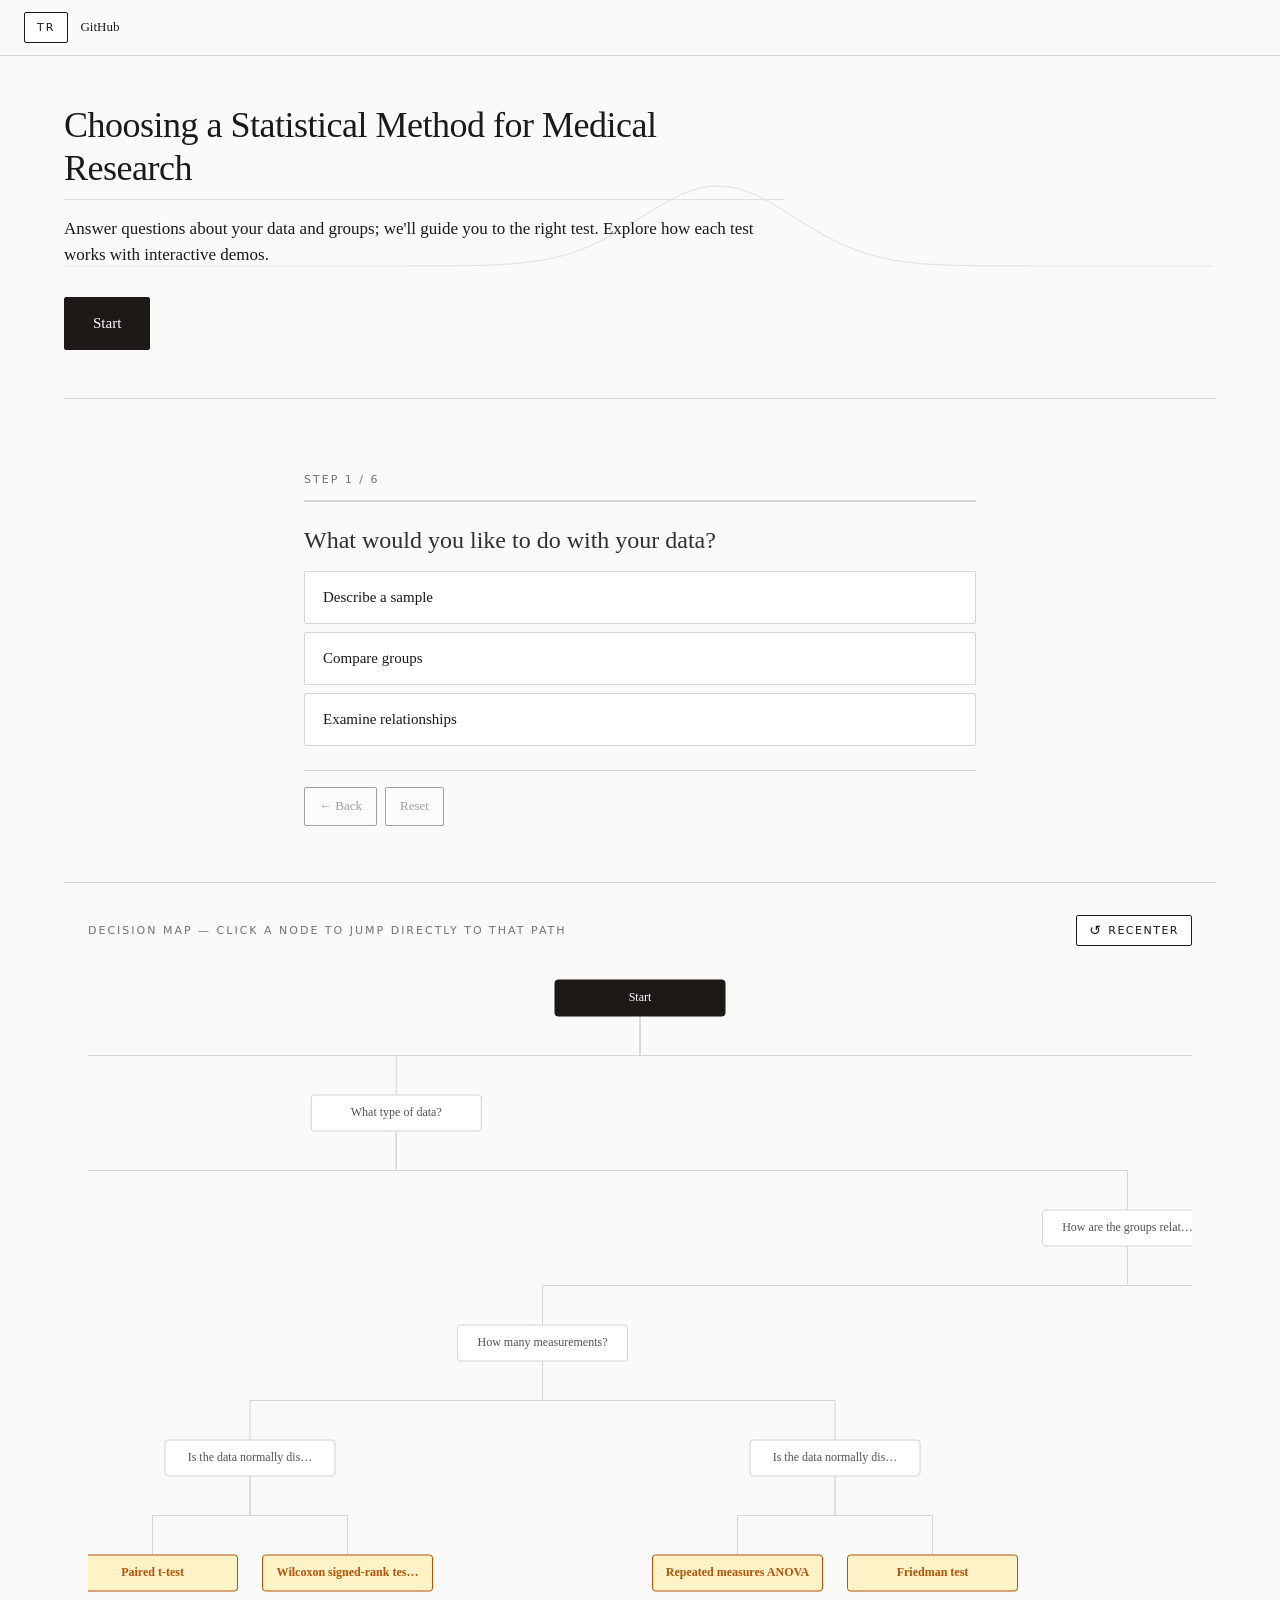
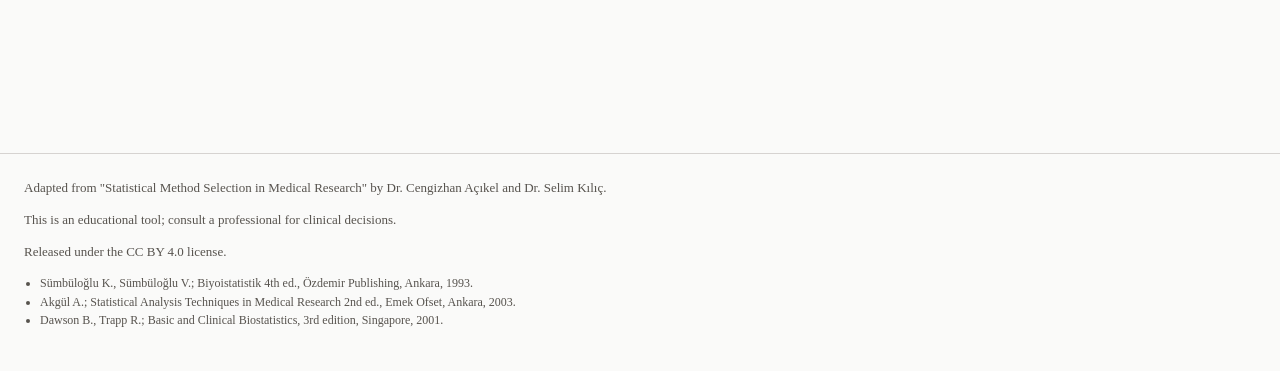
<file: index.html>
<!DOCTYPE html>
<html xmlns="http://www.w3.org/1999/xhtml" lang="tr" xml:lang="tr"><head>

<meta charset="utf-8">
<meta name="generator" content="quarto-1.9.37">

<meta name="viewport" content="width=device-width, initial-scale=1.0, user-scalable=yes">

<meta name="description" content="Tıbbi araştırmalarda istatistiksel yöntem seçimi — interaktif rehber">

<title>İstatistiksel Yöntem Seçimi</title>
<style>
/* Default styles provided by pandoc.
** See https://pandoc.org/MANUAL.html#variables-for-html for config info.
*/
code{white-space: pre-wrap;}
span.smallcaps{font-variant: small-caps;}
div.columns{display: flex; gap: min(4vw, 1.5em);}
div.column{flex: auto; overflow-x: auto;}
div.hanging-indent{margin-left: 1.5em; text-indent: -1.5em;}
ul.task-list{list-style: none;}
ul.task-list li input[type="checkbox"] {
  width: 0.8em;
  margin: 0 0.8em 0.2em -1em; /* quarto-specific, see https://github.com/quarto-dev/quarto-cli/issues/4556 */ 
  vertical-align: middle;
}
</style>


<script src="site_libs/quarto-nav/quarto-nav.js"></script>
<script src="site_libs/clipboard/clipboard.min.js"></script>
<script src="site_libs/quarto-html/quarto.js" type="module"></script>
<script src="site_libs/quarto-html/tabsets/tabsets.js" type="module"></script>
<script src="site_libs/quarto-html/popper.min.js"></script>
<script src="site_libs/quarto-html/tippy.umd.min.js"></script>
<link href="site_libs/quarto-html/tippy.css" rel="stylesheet">
<link href="site_libs/quarto-html/quarto-syntax-highlighting-7f8f88aac4f3542376d5c11b86a4c14d.css" rel="stylesheet" id="quarto-text-highlighting-styles">
<script src="site_libs/bootstrap/bootstrap.min.js"></script>
<link href="site_libs/bootstrap/bootstrap-icons.css" rel="stylesheet">
<link href="site_libs/bootstrap/bootstrap-b87446ecb6c0226acb845f53c3b234a0.min.css" rel="stylesheet" append-hash="true" id="quarto-bootstrap" data-mode="light">
<script id="quarto-search-options" type="application/json">{
  "language": {
    "search-no-results-text": "Sonuç yok",
    "search-matching-documents-text": "eşleşen belgeler",
    "search-copy-link-title": "Aramak için bağlantıyı kopyalayın",
    "search-hide-matches-text": "Ek eşleşmeleri gizle",
    "search-more-match-text": "bu belgede bir tane daha eşleşme",
    "search-more-matches-text": "bu belgede daha fazla eşleşme",
    "search-clear-button-title": "Temizle",
    "search-text-placeholder": "",
    "search-detached-cancel-button-title": "İptal et",
    "search-submit-button-title": "Gönder",
    "search-label": "Ara"
  }
}</script>
<style>html{ scroll-behavior: smooth; }</style>


<link rel="stylesheet" href="styles/main.css">
<link rel="stylesheet" href="styles/wizard.css">
<link rel="stylesheet" href="styles/tree.css">
<link rel="stylesheet" href="styles/result.css">
<link rel="stylesheet" href="styles/quarto-overrides.css">
<meta property="og:title" content="İstatistiksel Yöntem Seçimi">
<meta property="og:site_name" content="İstatistiksel Yöntem Seçimi">
</head>

<body class="quarto-light">

<div id="quarto-search-results"></div>
<!-- content -->
<div id="quarto-content" class="quarto-container page-columns page-rows-contents page-layout-full">
<!-- sidebar -->
<!-- margin-sidebar -->
    
<!-- main -->
<main class="content column-page" id="quarto-document-content"><header id="title-block-header" class="quarto-title-block"><h1 class="site-title title display-7" data-i18n="site.title">İstatistiksel Yöntem Seçimi</h1></header>




<header class="site-header">
  
  <nav class="site-nav">
    <button id="lang-toggle" class="lang-toggle" aria-label="Dil değiştir">EN</button>
    <a class="github-link" href="https://github.com/drmuammer/istatistik-yontem-secimi" target="_blank" rel="noopener" aria-label="GitHub">GitHub</a>
  </nav>
</header>

<div class="page-content">
  <section class="hero">
    <div class="hero-bg" id="hero-bg" aria-hidden="true"></div>
    <div class="hero-content">
      <h2 data-i18n="hero.title"></h2>
      <p data-i18n="hero.lead"></p>
      <button class="cta" data-action="start" data-i18n="hero.cta"></button>
    </div>
  </section>

  <section class="explorer" id="explorer">
    <div class="wizard-pane" id="wizard"></div>
    <button id="show-map" class="show-map" type="button" aria-controls="tree" data-i18n="tree.show_map"></button>
    <div class="tree-pane" id="tree"></div>
  </section>
  <button id="close-map" class="close-map" type="button" aria-label="Kapat">✕</button>

  <section class="result" id="result" hidden=""></section>
</div>

<footer class="site-footer">
  <p data-i18n="footer.attribution"></p>
  <p data-i18n="footer.disclaimer"></p>
  <p data-i18n="footer.license"></p>
  <ul class="sources" id="footer-sources"></ul>
</footer>



</main> <!-- /main -->
<!-- Orijinal index.html ile aynı sıra: önce d3 (global), sonra app.js (ES module) -->
<script src="lib/d3.v7.min.js"></script>
<script type="module" src="js/app.js"></script>
<script id="quarto-html-after-body" type="application/javascript">
  window.document.addEventListener("DOMContentLoaded", function (event) {
    const isCodeAnnotation = (el) => {
      for (const clz of el.classList) {
        if (clz.startsWith('code-annotation-')) {                     
          return true;
        }
      }
      return false;
    }
    const onCopySuccess = function(e) {
      // button target
      const button = e.trigger;
      // don't keep focus
      button.blur();
      // flash "checked"
      button.classList.add('code-copy-button-checked');
      var currentTitle = button.getAttribute("title");
      button.setAttribute("title", "Kopyalandı");
      let tooltip;
      if (window.bootstrap) {
        button.setAttribute("data-bs-toggle", "tooltip");
        button.setAttribute("data-bs-placement", "left");
        button.setAttribute("data-bs-title", "Kopyalandı");
        tooltip = new bootstrap.Tooltip(button, 
          { trigger: "manual", 
            customClass: "code-copy-button-tooltip",
            offset: [0, -8]});
        tooltip.show();    
      }
      setTimeout(function() {
        if (tooltip) {
          tooltip.hide();
          button.removeAttribute("data-bs-title");
          button.removeAttribute("data-bs-toggle");
          button.removeAttribute("data-bs-placement");
        }
        button.setAttribute("title", currentTitle);
        button.classList.remove('code-copy-button-checked');
      }, 1000);
      // clear code selection
      e.clearSelection();
    }
    const getTextToCopy = function(trigger) {
      const outerScaffold = trigger.parentElement.cloneNode(true);
      const codeEl = outerScaffold.querySelector('code');
      for (const childEl of codeEl.children) {
        if (isCodeAnnotation(childEl)) {
          childEl.remove();
        }
      }
      return codeEl.innerText;
    }
    const clipboard = new window.ClipboardJS('.code-copy-button:not([data-in-quarto-modal])', {
      text: getTextToCopy
    });
    clipboard.on('success', onCopySuccess);
    if (window.document.getElementById('quarto-embedded-source-code-modal')) {
      const clipboardModal = new window.ClipboardJS('.code-copy-button[data-in-quarto-modal]', {
        text: getTextToCopy,
        container: window.document.getElementById('quarto-embedded-source-code-modal')
      });
      clipboardModal.on('success', onCopySuccess);
    }
      var localhostRegex = new RegExp(/^(?:http|https):\/\/localhost\:?[0-9]*\//);
      var mailtoRegex = new RegExp(/^mailto:/);
        var filterRegex = new RegExp('/' + window.location.host + '/');
      var isInternal = (href) => {
          return filterRegex.test(href) || localhostRegex.test(href) || mailtoRegex.test(href);
      }
      // Inspect non-navigation links and adorn them if external
     var links = window.document.querySelectorAll('a[href]:not(.nav-link):not(.navbar-brand):not(.toc-action):not(.sidebar-link):not(.sidebar-item-toggle):not(.pagination-link):not(.no-external):not([aria-hidden]):not(.dropdown-item):not(.quarto-navigation-tool):not(.about-link)');
      for (var i=0; i<links.length; i++) {
        const link = links[i];
        if (!isInternal(link.href)) {
          // undo the damage that might have been done by quarto-nav.js in the case of
          // links that we want to consider external
          if (link.dataset.originalHref !== undefined) {
            link.href = link.dataset.originalHref;
          }
        }
      }
    function tippyHover(el, contentFn, onTriggerFn, onUntriggerFn) {
      const config = {
        allowHTML: true,
        maxWidth: 500,
        delay: 100,
        arrow: false,
        appendTo: function(el) {
            return el.parentElement;
        },
        interactive: true,
        interactiveBorder: 10,
        theme: 'quarto',
        placement: 'bottom-start',
      };
      if (contentFn) {
        config.content = contentFn;
      }
      if (onTriggerFn) {
        config.onTrigger = onTriggerFn;
      }
      if (onUntriggerFn) {
        config.onUntrigger = onUntriggerFn;
      }
      window.tippy(el, config); 
    }
    const noterefs = window.document.querySelectorAll('a[role="doc-noteref"]');
    for (var i=0; i<noterefs.length; i++) {
      const ref = noterefs[i];
      tippyHover(ref, function() {
        // use id or data attribute instead here
        let href = ref.getAttribute('data-footnote-href') || ref.getAttribute('href');
        try { href = new URL(href).hash; } catch {}
        const id = href.replace(/^#\/?/, "");
        const note = window.document.getElementById(id);
        if (note) {
          return note.innerHTML;
        } else {
          return "";
        }
      });
    }
    const xrefs = window.document.querySelectorAll('a.quarto-xref');
    const processXRef = (id, note) => {
      // Strip column container classes
      const stripColumnClz = (el) => {
        el.classList.remove("page-full", "page-columns");
        if (el.children) {
          for (const child of el.children) {
            stripColumnClz(child);
          }
        }
      }
      stripColumnClz(note)
      if (id === null || id.startsWith('sec-')) {
        // Special case sections, only their first couple elements
        const container = document.createElement("div");
        if (note.children && note.children.length > 2) {
          container.appendChild(note.children[0].cloneNode(true));
          for (let i = 1; i < note.children.length; i++) {
            const child = note.children[i];
            if (child.tagName === "P" && child.innerText === "") {
              continue;
            } else {
              container.appendChild(child.cloneNode(true));
              break;
            }
          }
          if (window.Quarto?.typesetMath) {
            window.Quarto.typesetMath(container);
          }
          return container.innerHTML
        } else {
          if (window.Quarto?.typesetMath) {
            window.Quarto.typesetMath(note);
          }
          return note.innerHTML;
        }
      } else {
        // Remove any anchor links if they are present
        const anchorLink = note.querySelector('a.anchorjs-link');
        if (anchorLink) {
          anchorLink.remove();
        }
        if (window.Quarto?.typesetMath) {
          window.Quarto.typesetMath(note);
        }
        if (note.classList.contains("callout")) {
          return note.outerHTML;
        } else {
          return note.innerHTML;
        }
      }
    }
    for (var i=0; i<xrefs.length; i++) {
      const xref = xrefs[i];
      tippyHover(xref, undefined, function(instance) {
        instance.disable();
        let url = xref.getAttribute('href');
        let hash = undefined; 
        if (url.startsWith('#')) {
          hash = url;
        } else {
          try { hash = new URL(url).hash; } catch {}
        }
        if (hash) {
          const id = hash.replace(/^#\/?/, "");
          const note = window.document.getElementById(id);
          if (note !== null) {
            try {
              const html = processXRef(id, note.cloneNode(true));
              instance.setContent(html);
            } finally {
              instance.enable();
              instance.show();
            }
          } else {
            // See if we can fetch this
            fetch(url.split('#')[0])
            .then(res => res.text())
            .then(html => {
              const parser = new DOMParser();
              const htmlDoc = parser.parseFromString(html, "text/html");
              const note = htmlDoc.getElementById(id);
              if (note !== null) {
                const html = processXRef(id, note);
                instance.setContent(html);
              } 
            }).finally(() => {
              instance.enable();
              instance.show();
            });
          }
        } else {
          // See if we can fetch a full url (with no hash to target)
          // This is a special case and we should probably do some content thinning / targeting
          fetch(url)
          .then(res => res.text())
          .then(html => {
            const parser = new DOMParser();
            const htmlDoc = parser.parseFromString(html, "text/html");
            const note = htmlDoc.querySelector('main.content');
            if (note !== null) {
              // This should only happen for chapter cross references
              // (since there is no id in the URL)
              // remove the first header
              if (note.children.length > 0 && note.children[0].tagName === "HEADER") {
                note.children[0].remove();
              }
              const html = processXRef(null, note);
              instance.setContent(html);
            } 
          }).finally(() => {
            instance.enable();
            instance.show();
          });
        }
      }, function(instance) {
      });
    }
        let selectedAnnoteEl;
        const selectorForAnnotation = ( cell, annotation) => {
          let cellAttr = 'data-code-cell="' + cell + '"';
          let lineAttr = 'data-code-annotation="' +  annotation + '"';
          const selector = 'span[' + cellAttr + '][' + lineAttr + ']';
          return selector;
        }
        const selectCodeLines = (annoteEl) => {
          const doc = window.document;
          const targetCell = annoteEl.getAttribute("data-target-cell");
          const targetAnnotation = annoteEl.getAttribute("data-target-annotation");
          const annoteSpan = window.document.querySelector(selectorForAnnotation(targetCell, targetAnnotation));
          const lines = annoteSpan.getAttribute("data-code-lines").split(",");
          const lineIds = lines.map((line) => {
            return targetCell + "-" + line;
          })
          let top = null;
          let height = null;
          let parent = null;
          if (lineIds.length > 0) {
              //compute the position of the single el (top and bottom and make a div)
              const el = window.document.getElementById(lineIds[0]);
              top = el.offsetTop;
              height = el.offsetHeight;
              parent = el.parentElement.parentElement;
            if (lineIds.length > 1) {
              const lastEl = window.document.getElementById(lineIds[lineIds.length - 1]);
              const bottom = lastEl.offsetTop + lastEl.offsetHeight;
              height = bottom - top;
            }
            if (top !== null && height !== null && parent !== null) {
              // cook up a div (if necessary) and position it 
              let div = window.document.getElementById("code-annotation-line-highlight");
              if (div === null) {
                div = window.document.createElement("div");
                div.setAttribute("id", "code-annotation-line-highlight");
                div.style.position = 'absolute';
                parent.appendChild(div);
              }
              div.style.top = top - 2 + "px";
              div.style.height = height + 4 + "px";
              div.style.left = 0;
              let gutterDiv = window.document.getElementById("code-annotation-line-highlight-gutter");
              if (gutterDiv === null) {
                gutterDiv = window.document.createElement("div");
                gutterDiv.setAttribute("id", "code-annotation-line-highlight-gutter");
                gutterDiv.style.position = 'absolute';
                const codeCell = window.document.getElementById(targetCell);
                const gutter = codeCell.querySelector('.code-annotation-gutter');
                gutter.appendChild(gutterDiv);
              }
              gutterDiv.style.top = top - 2 + "px";
              gutterDiv.style.height = height + 4 + "px";
            }
            selectedAnnoteEl = annoteEl;
          }
        };
        const unselectCodeLines = () => {
          const elementsIds = ["code-annotation-line-highlight", "code-annotation-line-highlight-gutter"];
          elementsIds.forEach((elId) => {
            const div = window.document.getElementById(elId);
            if (div) {
              div.remove();
            }
          });
          selectedAnnoteEl = undefined;
        };
          // Handle positioning of the toggle
      window.addEventListener(
        "resize",
        throttle(() => {
          elRect = undefined;
          if (selectedAnnoteEl) {
            selectCodeLines(selectedAnnoteEl);
          }
        }, 10)
      );
      function throttle(fn, ms) {
      let throttle = false;
      let timer;
        return (...args) => {
          if(!throttle) { // first call gets through
              fn.apply(this, args);
              throttle = true;
          } else { // all the others get throttled
              if(timer) clearTimeout(timer); // cancel #2
              timer = setTimeout(() => {
                fn.apply(this, args);
                timer = throttle = false;
              }, ms);
          }
        };
      }
        // Attach click handler to the DT
        const annoteDls = window.document.querySelectorAll('dt[data-target-cell]');
        for (const annoteDlNode of annoteDls) {
          annoteDlNode.addEventListener('click', (event) => {
            const clickedEl = event.target;
            if (clickedEl !== selectedAnnoteEl) {
              unselectCodeLines();
              const activeEl = window.document.querySelector('dt[data-target-cell].code-annotation-active');
              if (activeEl) {
                activeEl.classList.remove('code-annotation-active');
              }
              selectCodeLines(clickedEl);
              clickedEl.classList.add('code-annotation-active');
            } else {
              // Unselect the line
              unselectCodeLines();
              clickedEl.classList.remove('code-annotation-active');
            }
          });
        }
    const findCites = (el) => {
      const parentEl = el.parentElement;
      if (parentEl) {
        const cites = parentEl.dataset.cites;
        if (cites) {
          return {
            el,
            cites: cites.split(' ')
          };
        } else {
          return findCites(el.parentElement)
        }
      } else {
        return undefined;
      }
    };
    var bibliorefs = window.document.querySelectorAll('a[role="doc-biblioref"]');
    for (var i=0; i<bibliorefs.length; i++) {
      const ref = bibliorefs[i];
      const citeInfo = findCites(ref);
      if (citeInfo) {
        tippyHover(citeInfo.el, function() {
          var popup = window.document.createElement('div');
          citeInfo.cites.forEach(function(cite) {
            var citeDiv = window.document.createElement('div');
            citeDiv.classList.add('hanging-indent');
            citeDiv.classList.add('csl-entry');
            var biblioDiv = window.document.getElementById('ref-' + cite);
            if (biblioDiv) {
              citeDiv.innerHTML = biblioDiv.innerHTML;
            }
            popup.appendChild(citeDiv);
          });
          return popup.innerHTML;
        });
      }
    }
  });
  </script>
</div> <!-- /content -->




<script src="site_libs/quarto-html/zenscroll-min.js"></script>
</body></html>
</file>
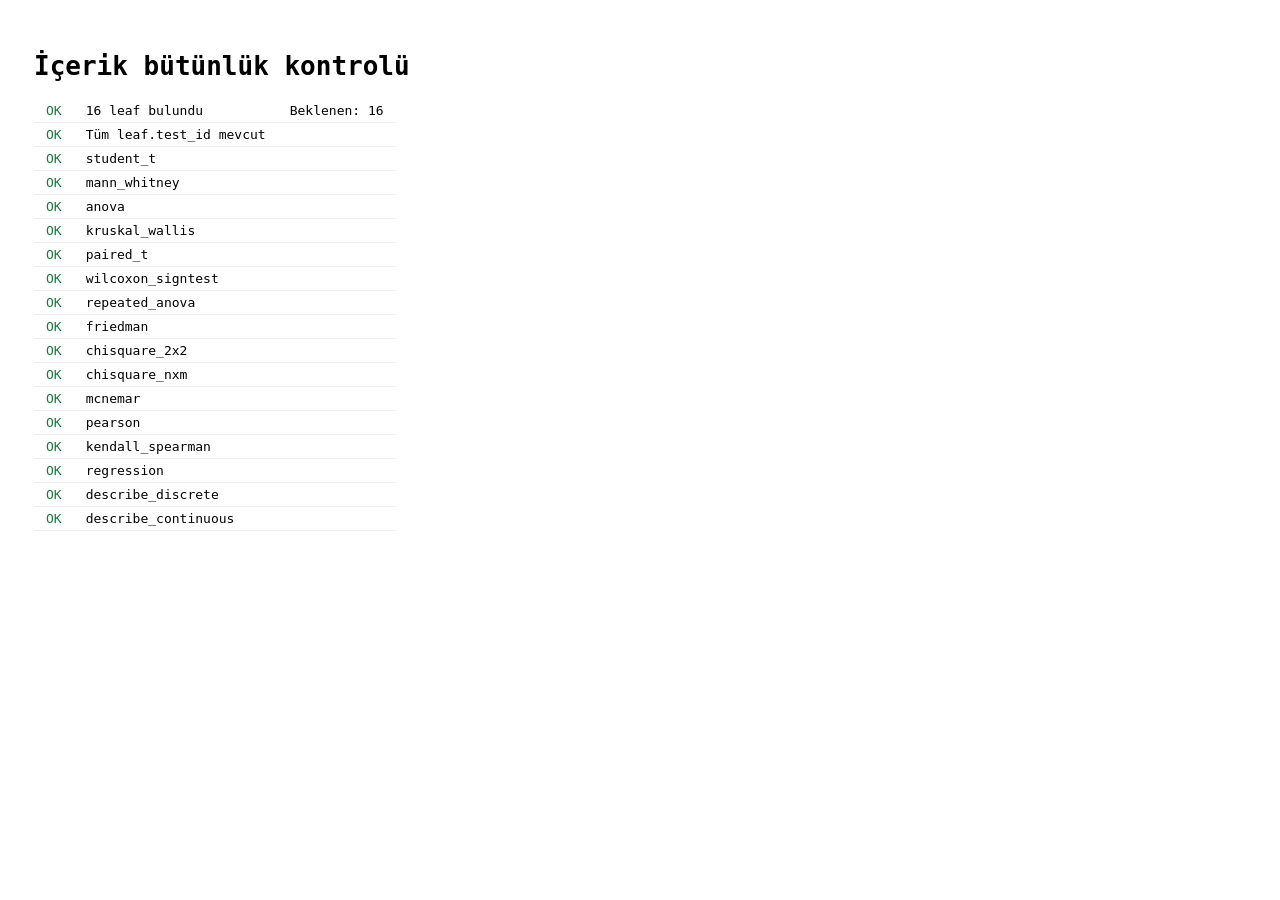
<file: tools/check.html>
<!doctype html>
<html><head><meta charset="utf-8"><title>İçerik Kontrol</title>
<style>body{font-family:monospace;padding:2em;max-width:900px}
.ok{color:#15803d}.fail{color:#b91c1c}
table{border-collapse:collapse}td{padding:4px 12px;border-bottom:1px solid #eee}</style>
</head><body>
<h1>İçerik bütünlük kontrolü</h1>
<table id="results"></table>
<script type="module">
const tree = await fetch('../data/tree.json').then(r => r.json());
const tests = await fetch('../data/tests.json').then(r => r.json());
const results = document.getElementById('results');
function row(label, status, detail) {
  const tr = document.createElement('tr');
  const td1 = document.createElement('td'); td1.className = status; td1.textContent = status.toUpperCase();
  const td2 = document.createElement('td'); td2.textContent = label;
  const td3 = document.createElement('td'); td3.textContent = detail || '';
  tr.append(td1, td2, td3); results.appendChild(tr);
}

const leaves = Object.values(tree).filter(n => n.leaf);
row(`${leaves.length} leaf bulundu`, leaves.length === 16 ? 'ok' : 'fail', `Beklenen: 16`);

const missing = leaves.filter(l => !tests[l.test_id]);
row('Tüm leaf.test_id mevcut', missing.length === 0 ? 'ok' : 'fail', missing.map(l => l.test_id).join(', '));

for (const [id, t] of Object.entries(tests)) {
  const fields = ['name','summary','when_to_use','example'];
  const eksik = [];
  for (const f of fields) {
    if (!t[f]?.tr) eksik.push(`${f}.tr`);
    if (!t[f]?.en) eksik.push(`${f}.en`);
  }
  row(id, eksik.length ? 'fail' : 'ok', eksik.join(', '));
}
</script></body></html>
</file>
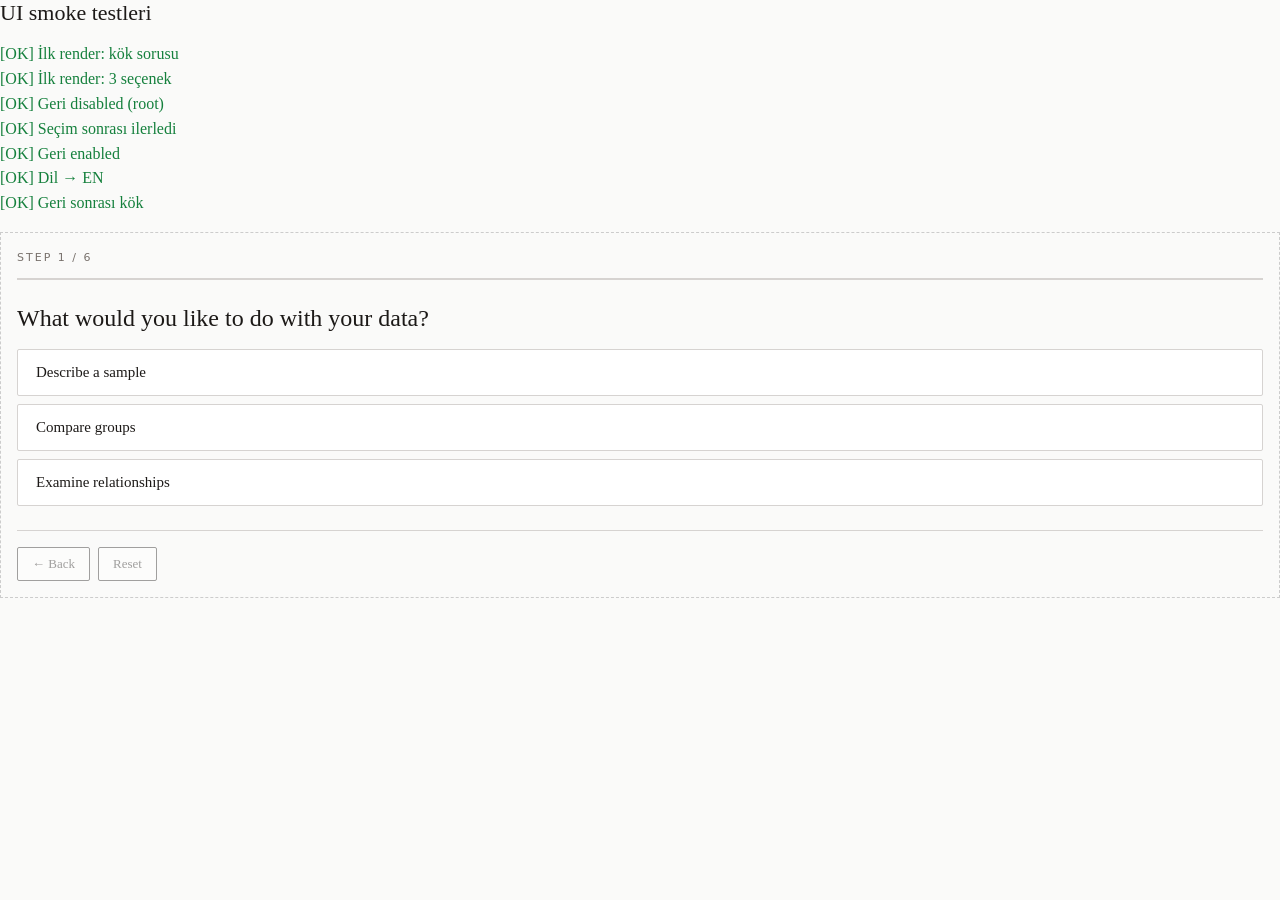
<file: tools/uitests.html>
<!doctype html>
<html><head><meta charset="utf-8"><title>UI smoke</title>
<style>body{font-family:monospace;padding:2em}.ok{color:#15803d}.fail{color:#b91c1c}
#stage,#tree-stage,#result-stage{border:1px dashed #ccc;padding:1em;margin:1em 0}</style>
<link rel="stylesheet" href="../styles/main.css">
<link rel="stylesheet" href="../styles/wizard.css">
</head><body>
<h1>UI smoke testleri</h1>
<div id="results"></div>
<div id="stage"></div>
<script src="../lib/d3.v7.min.js"></script>
<script type="module">
import { createState } from '../js/state.js';
import { createI18n } from '../js/i18n.js';
import { renderWizard } from '../js/wizard.js';

const tree = await fetch('../data/tree.json').then(r => r.json());
const strings = await fetch('../data/strings.json').then(r => r.json());
const results = document.getElementById('results');
const stage = document.getElementById('stage');
function assert(label, cond, detail) {
  const div = document.createElement('div');
  div.className = cond ? 'ok' : 'fail';
  div.textContent = `[${cond ? 'OK' : 'FAIL'}] ${label}` + (detail ? ` — ${detail}` : '');
  results.appendChild(div);
}

const state = createState(tree);
const i18n = createI18n(strings);
renderWizard(stage, { tree, state, i18n });

assert('İlk render: kök sorusu', stage.querySelector('.wizard-question')?.textContent.includes('Verilerinizle'));
assert('İlk render: 3 seçenek', stage.querySelectorAll('.wizard-option').length === 3);
assert('Geri disabled (root)', stage.querySelector('.wizard-back')?.disabled === true);

stage.querySelector('.wizard-option[data-next="compare"]').click();
assert('Seçim sonrası ilerledi', stage.querySelector('.wizard-question')?.textContent.includes('tip'));
assert('Geri enabled', stage.querySelector('.wizard-back')?.disabled === false);

i18n.setLang('en');
assert('Dil → EN', stage.querySelector('.wizard-question')?.textContent.toLowerCase().includes('type'));

stage.querySelector('.wizard-back').click();
assert('Geri sonrası kök', stage.querySelector('.wizard-question')?.textContent.toLowerCase().includes('what'));
</script></body></html>
</file>
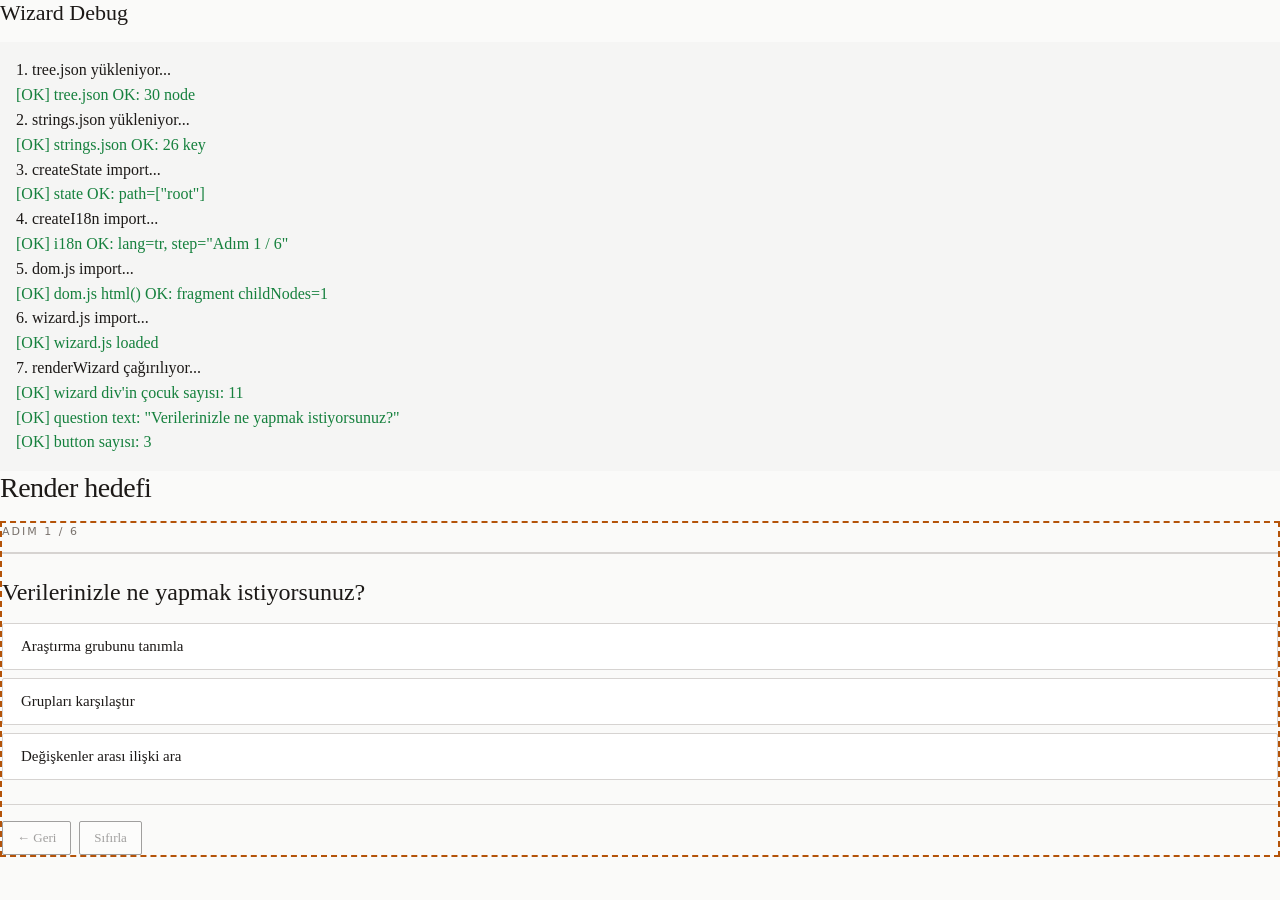
<file: tools/wizard-debug.html>
<!doctype html>
<html lang="tr"><head><meta charset="utf-8"><title>Wizard Debug</title>
<style>body{font-family:monospace;padding:2em}#log{white-space:pre-wrap;background:#f5f5f4;padding:1em}.ok{color:#15803d}.fail{color:#b91c1c}</style>
<link rel="stylesheet" href="../styles/main.css">
<link rel="stylesheet" href="../styles/wizard.css">
</head><body>
<h1>Wizard Debug</h1>
<div id="log">Yükleniyor...</div>
<h2>Render hedefi</h2>
<div id="wizard" style="border:2px dashed #b45309;min-height:200px"></div>
<script src="../lib/d3.v7.min.js"></script>
<script type="module">
const log = document.getElementById('log');
function add(msg, ok = null) {
  const div = document.createElement('div');
  div.className = ok === true ? 'ok' : ok === false ? 'fail' : '';
  div.textContent = (ok === true ? '[OK] ' : ok === false ? '[FAIL] ' : '') + msg;
  log.append(div);
}
log.replaceChildren();

window.addEventListener('error', e => add(`global error: ${e.message} @ ${e.filename}:${e.lineno}`, false));
window.addEventListener('unhandledrejection', e => add(`unhandled rejection: ${e.reason}`, false));

try {
  add('1. tree.json yükleniyor...');
  const tree = await fetch('../data/tree.json').then(r => r.json());
  add(`tree.json OK: ${Object.keys(tree).length} node`, true);

  add('2. strings.json yükleniyor...');
  const strings = await fetch('../data/strings.json').then(r => r.json());
  add(`strings.json OK: ${Object.keys(strings).length} key`, true);

  add('3. createState import...');
  const { createState } = await import('../js/state.js');
  const state = createState(tree);
  add(`state OK: path=${JSON.stringify(state.getPath())}`, true);

  add('4. createI18n import...');
  const { createI18n } = await import('../js/i18n.js');
  const i18n = createI18n(strings);
  add(`i18n OK: lang=${i18n.getLang()}, step="${i18n.t('wizard.step',{current:1,total:6})}"`, true);

  add('5. dom.js import...');
  const { html } = await import('../js/dom.js');
  const f = html`<p>test ${42}</p>`;
  add(`dom.js html() OK: fragment childNodes=${f.childNodes.length}`, true);

  add('6. wizard.js import...');
  const { renderWizard } = await import('../js/wizard.js');
  add('wizard.js loaded', true);

  add('7. renderWizard çağırılıyor...');
  const target = document.getElementById('wizard');
  renderWizard(target, { tree, state, i18n });
  add(`wizard div'in çocuk sayısı: ${target.childNodes.length}`, target.childNodes.length > 0);
  add(`question text: "${target.querySelector('.wizard-question')?.textContent || 'YOK'}"`,
      Boolean(target.querySelector('.wizard-question')));
  add(`button sayısı: ${target.querySelectorAll('.wizard-option').length}`,
      target.querySelectorAll('.wizard-option').length === 3);
} catch (e) {
  add(`HATA: ${e.message}`, false);
  add(e.stack || '(no stack)', false);
}
</script></body></html>
</file>
<file: site_libs/quarto-html/tippy.css>
.tippy-box[data-animation=fade][data-state=hidden]{opacity:0}[data-tippy-root]{max-width:calc(100vw - 10px)}.tippy-box{position:relative;background-color:#333;color:#fff;border-radius:4px;font-size:14px;line-height:1.4;white-space:normal;outline:0;transition-property:transform,visibility,opacity}.tippy-box[data-placement^=top]>.tippy-arrow{bottom:0}.tippy-box[data-placement^=top]>.tippy-arrow:before{bottom:-7px;left:0;border-width:8px 8px 0;border-top-color:initial;transform-origin:center top}.tippy-box[data-placement^=bottom]>.tippy-arrow{top:0}.tippy-box[data-placement^=bottom]>.tippy-arrow:before{top:-7px;left:0;border-width:0 8px 8px;border-bottom-color:initial;transform-origin:center bottom}.tippy-box[data-placement^=left]>.tippy-arrow{right:0}.tippy-box[data-placement^=left]>.tippy-arrow:before{border-width:8px 0 8px 8px;border-left-color:initial;right:-7px;transform-origin:center left}.tippy-box[data-placement^=right]>.tippy-arrow{left:0}.tippy-box[data-placement^=right]>.tippy-arrow:before{left:-7px;border-width:8px 8px 8px 0;border-right-color:initial;transform-origin:center right}.tippy-box[data-inertia][data-state=visible]{transition-timing-function:cubic-bezier(.54,1.5,.38,1.11)}.tippy-arrow{width:16px;height:16px;color:#333}.tippy-arrow:before{content:"";position:absolute;border-color:transparent;border-style:solid}.tippy-content{position:relative;padding:5px 9px;z-index:1}
</file>
<file: site_libs/quarto-html/quarto-syntax-highlighting-7f8f88aac4f3542376d5c11b86a4c14d.css>
/* quarto syntax highlight colors */
:root {
  --quarto-hl-ot-color: #003B4F;
  --quarto-hl-at-color: #657422;
  --quarto-hl-ss-color: #20794D;
  --quarto-hl-an-color: #5E5E5E;
  --quarto-hl-fu-color: #4758AB;
  --quarto-hl-st-color: #20794D;
  --quarto-hl-cf-color: #003B4F;
  --quarto-hl-op-color: #5E5E5E;
  --quarto-hl-er-color: #AD0000;
  --quarto-hl-bn-color: #AD0000;
  --quarto-hl-al-color: #AD0000;
  --quarto-hl-va-color: #111111;
  --quarto-hl-bu-color: inherit;
  --quarto-hl-ex-color: inherit;
  --quarto-hl-pp-color: #AD0000;
  --quarto-hl-in-color: #5E5E5E;
  --quarto-hl-vs-color: #20794D;
  --quarto-hl-wa-color: #5E5E5E;
  --quarto-hl-do-color: #5E5E5E;
  --quarto-hl-im-color: #00769E;
  --quarto-hl-ch-color: #20794D;
  --quarto-hl-dt-color: #AD0000;
  --quarto-hl-fl-color: #AD0000;
  --quarto-hl-co-color: #5E5E5E;
  --quarto-hl-cv-color: #5E5E5E;
  --quarto-hl-cn-color: #8f5902;
  --quarto-hl-sc-color: #5E5E5E;
  --quarto-hl-dv-color: #AD0000;
  --quarto-hl-kw-color: #003B4F;
}

/* other quarto variables */
:root {
  --quarto-font-monospace: SFMono-Regular, Menlo, Monaco, Consolas, "Liberation Mono", "Courier New", monospace;
}

/* syntax highlight based on Pandoc's rules */
pre > code.sourceCode > span {
  color: #003B4F;
}

code.sourceCode > span {
  color: #003B4F;
}

div.sourceCode,
div.sourceCode pre.sourceCode {
  color: #003B4F;
}

/* Normal */
code span {
  color: #003B4F;
}

/* Alert */
code span.al {
  color: #AD0000;
  font-style: inherit;
}

/* Annotation */
code span.an {
  color: #5E5E5E;
  font-style: inherit;
}

/* Attribute */
code span.at {
  color: #657422;
  font-style: inherit;
}

/* BaseN */
code span.bn {
  color: #AD0000;
  font-style: inherit;
}

/* BuiltIn */
code span.bu {
  font-style: inherit;
}

/* ControlFlow */
code span.cf {
  color: #003B4F;
  font-weight: bold;
  font-style: inherit;
}

/* Char */
code span.ch {
  color: #20794D;
  font-style: inherit;
}

/* Constant */
code span.cn {
  color: #8f5902;
  font-style: inherit;
}

/* Comment */
code span.co {
  color: #5E5E5E;
  font-style: inherit;
}

/* CommentVar */
code span.cv {
  color: #5E5E5E;
  font-style: italic;
}

/* Documentation */
code span.do {
  color: #5E5E5E;
  font-style: italic;
}

/* DataType */
code span.dt {
  color: #AD0000;
  font-style: inherit;
}

/* DecVal */
code span.dv {
  color: #AD0000;
  font-style: inherit;
}

/* Error */
code span.er {
  color: #AD0000;
  font-style: inherit;
}

/* Extension */
code span.ex {
  font-style: inherit;
}

/* Float */
code span.fl {
  color: #AD0000;
  font-style: inherit;
}

/* Function */
code span.fu {
  color: #4758AB;
  font-style: inherit;
}

/* Import */
code span.im {
  color: #00769E;
  font-style: inherit;
}

/* Information */
code span.in {
  color: #5E5E5E;
  font-style: inherit;
}

/* Keyword */
code span.kw {
  color: #003B4F;
  font-weight: bold;
  font-style: inherit;
}

/* Operator */
code span.op {
  color: #5E5E5E;
  font-style: inherit;
}

/* Other */
code span.ot {
  color: #003B4F;
  font-style: inherit;
}

/* Preprocessor */
code span.pp {
  color: #AD0000;
  font-style: inherit;
}

/* SpecialChar */
code span.sc {
  color: #5E5E5E;
  font-style: inherit;
}

/* SpecialString */
code span.ss {
  color: #20794D;
  font-style: inherit;
}

/* String */
code span.st {
  color: #20794D;
  font-style: inherit;
}

/* Variable */
code span.va {
  color: #111111;
  font-style: inherit;
}

/* VerbatimString */
code span.vs {
  color: #20794D;
  font-style: inherit;
}

/* Warning */
code span.wa {
  color: #5E5E5E;
  font-style: italic;
}

.prevent-inlining {
  content: "</";
}

/*# sourceMappingURL=789ad8cd35626ba772517505b42a116e.css.map */
</file>
<file: styles/main.css>
:root {
  --bg: #fafaf9;
  --surface: #ffffff;
  --ink: #1c1917;
  --ink-soft: #57534e;
  --ink-mute: #78716c;
  --rule: #d6d3d1;
  --accent: #b45309;
  --accent-soft: #fef3c7;
  --serif: 'Georgia', 'Times New Roman', serif;
  --sans: -apple-system, BlinkMacSystemFont, 'Segoe UI', system-ui, sans-serif;
  --mono: 'JetBrains Mono', 'SF Mono', Menlo, monospace;
  --space-1: 4px; --space-2: 8px; --space-3: 12px; --space-4: 16px;
  --space-6: 24px; --space-8: 32px; --space-12: 48px;
  --content-max: 1200px;
}

@media (prefers-reduced-motion: reduce) {
  *, *::before, *::after {
    animation-duration: 0.01ms !important;
    animation-iteration-count: 1 !important;
    transition-duration: 0.01ms !important;
  }
}

* { box-sizing: border-box; }
html, body { margin: 0; padding: 0; }
body { font-family: var(--serif); color: var(--ink); background: var(--bg); line-height: 1.55; }

h1, h2, h3, h4 { font-weight: 400; line-height: 1.2; margin: 0 0 var(--space-4); }
h1 { font-size: 22px; }
h2 { font-size: 28px; letter-spacing: -0.5px; }
h3 { font-size: 20px; }
p { margin: 0 0 var(--space-3); }

button {
  font-family: inherit; cursor: pointer;
  border: 1px solid var(--ink); background: var(--surface); color: var(--ink);
  padding: 10px 16px; border-radius: 2px; font-size: 14px;
  transition: background 0.15s ease, color 0.15s ease;
}
button:hover { background: var(--ink); color: var(--surface); }
button[disabled] { opacity: 0.4; cursor: not-allowed; }

.label { font-family: var(--sans); font-size: 11px; letter-spacing: 2px;
         text-transform: uppercase; color: var(--ink-mute); }

.page-content { max-width: var(--content-max); margin: 0 auto; padding: 0 var(--space-6); }

.site-header {
  position: sticky; top: 0; z-index: 10; background: var(--bg);
  border-bottom: 1px solid var(--rule);
  display: flex; align-items: center; justify-content: space-between;
  padding: var(--space-3) var(--space-6);
}
.site-title { font-size: 16px; font-weight: 400; margin: 0; }
.site-nav { display: flex; gap: var(--space-3); align-items: center; }
.lang-toggle { font-family: var(--sans); font-size: 11px; letter-spacing: 2px; padding: 6px 12px; }
.github-link { color: var(--ink); text-decoration: none; font-size: 13px; }
.github-link:hover { text-decoration: underline; }

.hero {
  position: relative; padding: var(--space-12) 0;
  border-bottom: 1px solid var(--rule); overflow: hidden;
}
.hero-bg { position: absolute; inset: 0; opacity: 0.4; pointer-events: none; }
.hero-content { position: relative; max-width: 720px; }
.hero-content h2 { font-size: 36px; }
.hero-content .cta {
  background: var(--ink); color: var(--surface); margin-top: var(--space-4);
  padding: 14px 28px; font-size: 15px;
}

.explorer {
  display: block;
  padding: var(--space-12) 0;
}
.wizard-pane { max-width: 720px; margin: 0 auto var(--space-8); }
.tree-pane {
  border-left: none !important;
  border-top: 1px solid var(--rule);
  padding-top: var(--space-8) !important;
}

.show-map, .close-map { display: none; }

@media (max-width: 900px) {
  .show-map {
    display: block;
    width: calc(100% - 2 * var(--space-6));
    max-width: 720px;
    margin: 0 auto;
    padding: 14px;
    font-size: 15px;
    background: var(--surface);
    border: 1px solid var(--ink);
  }
  .tree-pane { display: none; }

  body.map-open { overflow: hidden; }
  body.map-open .tree-pane {
    display: block !important;
    position: fixed; inset: 0;
    z-index: 100;
    background: var(--bg);
    overflow: auto;
    padding: 64px 16px 16px !important;
    border: none !important;
    margin: 0;
    max-width: none;
  }
  body.map-open .close-map {
    display: flex; align-items: center; justify-content: center;
    position: fixed; top: 12px; right: 12px;
    z-index: 101;
    width: 44px; height: 44px;
    font-size: 20px; line-height: 1;
    background: var(--surface);
    border: 1px solid var(--ink);
    border-radius: 50%;
    padding: 0;
    cursor: pointer;
  }
}

.result { padding: var(--space-12) 0; border-top: 1px solid var(--rule); }

.site-footer {
  border-top: 1px solid var(--rule); margin-top: var(--space-12);
  padding: var(--space-6); font-size: 13px; color: var(--ink-soft);
}
.site-footer .sources { font-size: 12px; padding-left: var(--space-4); }

@media (prefers-reduced-motion: reduce) {
  .tree-link.drawing { animation: none; stroke-dashoffset: 0; }
}
</file>
<file: styles/wizard.css>
.wizard-pane { padding: var(--space-6); }
.wizard-step-label { display: block; margin-bottom: var(--space-3); }
.wizard-question { font-size: 24px; font-weight: 400; margin-bottom: var(--space-4); }
.wizard-hint {
  font-style: italic; color: var(--ink-soft); font-size: 14px;
  border-left: 2px solid var(--rule); padding-left: var(--space-3);
  margin-bottom: var(--space-4);
}
.wizard-options { display: flex; flex-direction: column; gap: var(--space-2); }
.wizard-option {
  text-align: left; padding: 14px 18px; font-size: 15px;
  background: var(--surface); border: 1px solid var(--rule); border-radius: 2px;
  transition: all 0.15s ease; font-family: inherit; cursor: pointer; color: var(--ink);
}
.wizard-option:hover { border-color: var(--ink); }
.wizard-option .opt-label { display: block; }
.wizard-option .opt-hint { display: block; margin-top: 4px; font-size: 12px; color: var(--ink-mute); font-family: var(--sans); }
.wizard-controls {
  display: flex; gap: var(--space-2); margin-top: var(--space-6);
  padding-top: var(--space-4); border-top: 1px solid var(--rule);
}
.wizard-controls button { font-size: 13px; padding: 8px 14px; }
.wizard-progress { height: 2px; background: var(--rule); margin-bottom: var(--space-6); position: relative; }
.wizard-progress::after {
  content: ''; position: absolute; left: 0; top: 0; height: 100%;
  background: var(--ink); transition: width 0.3s ease; width: var(--progress, 0%);
}
</file>
<file: styles/tree.css>
.tree-pane { padding: var(--space-6); border-left: 1px solid var(--rule); position: relative; }

.tree-toolbar {
  display: flex;
  align-items: center;
  justify-content: space-between;
  gap: var(--space-3);
  margin-bottom: var(--space-3);
  flex-wrap: wrap;
}
.tree-toolbar .label {
  display: block;
  margin: 0;
  text-align: left;
  flex: 1 1 auto;
}

.tree-recenter {
  font-family: var(--sans);
  font-size: 11px;
  letter-spacing: 1.5px;
  text-transform: uppercase;
  padding: 6px 12px;
  background: var(--surface);
  border: 1px solid var(--ink);
  border-radius: 2px;
  color: var(--ink);
  cursor: pointer;
  flex-shrink: 0;
  display: inline-flex;
  align-items: center;
  gap: 6px;
  transition: background 0.15s ease, color 0.15s ease;
}
.tree-recenter:hover { background: var(--ink); color: var(--surface); }
.tree-recenter > span { font-size: 14px; line-height: 1; }

.tree-scroll { overflow-x: auto; }
.tree-svg { display: block; margin: 0 auto; height: auto; max-height: none; }

.tree-node rect { fill: var(--surface); stroke: var(--rule); stroke-width: 1; transition: fill 0.2s ease, stroke 0.2s ease; }
.tree-node text { font-family: var(--serif); font-size: 12px; fill: var(--ink-soft); pointer-events: none; user-select: none; }
.tree-node.leaf rect { fill: var(--accent-soft); stroke: var(--accent); }
.tree-node.leaf text { fill: var(--accent); font-weight: bold; }
.tree-node.active rect { fill: var(--ink); stroke: var(--ink); }
.tree-node.active text { fill: var(--surface); }
.tree-node.active.leaf rect { fill: var(--accent); stroke: var(--accent); }
.tree-node.active.leaf text { fill: var(--surface); }
.tree-node.dim rect { opacity: 0.35; }
.tree-node.dim text { opacity: 0.5; }
.tree-node.clickable { cursor: pointer; }
.tree-node.clickable:hover rect { stroke: var(--ink); stroke-width: 2; }

.tree-link { fill: none; stroke: var(--rule); stroke-width: 1; }
.tree-link.active { stroke: var(--ink); stroke-width: 2; }
.tree-link.dim { opacity: 0.35; }
</file>
<file: styles/result.css>
/* minmax(0, 1fr) — grid track'in uzun içerikle (kod blokları, geniş tablolar) şişmesini engeller. */
.result { display: grid; grid-template-columns: minmax(0, 1fr); gap: var(--space-6); max-width: 900px; margin: 0 auto; }

.result-header {
  display: flex;
  align-items: flex-start;
  justify-content: space-between;
  gap: var(--space-4);
  flex-wrap: wrap;
}
.result-header .result-name { margin: 0; flex: 1 1 auto; min-width: 0; }

.result-restart {
  font-family: var(--sans);
  font-size: 11px;
  letter-spacing: 1.5px;
  text-transform: uppercase;
  padding: 10px 16px;
  background: var(--surface);
  border: 1px solid var(--ink);
  border-radius: 2px;
  color: var(--ink);
  cursor: pointer;
  flex-shrink: 0;
  display: inline-flex;
  align-items: center;
  gap: 6px;
  transition: background 0.15s ease, color 0.15s ease;
  white-space: nowrap;
}
.result-restart:hover { background: var(--ink); color: var(--surface); }
.result-restart > span { font-size: 14px; line-height: 1; }

.result-footer {
  display: flex;
  justify-content: center;
  padding-top: var(--space-6);
  margin-top: var(--space-4);
  border-top: 1px solid var(--rule);
}
.result-restart-bottom {
  background: var(--ink);
  color: var(--surface);
  padding: 14px 28px;
  font-size: 13px;
}
.result-restart-bottom:hover { background: var(--surface); color: var(--ink); }

/* Uzun test isimleri için sigorta — hem normal whitespace wrap, hem son çare olarak kelime ortasından kırma */
.result-name {
  font-size: 36px;
  line-height: 1.1;
  word-wrap: break-word;
  overflow-wrap: anywhere;
  hyphens: auto;
}
.result-summary { font-size: 18px; color: var(--ink-soft); overflow-wrap: anywhere; }

.result-grid {
  display: grid;
  grid-template-columns: minmax(0, 1fr) minmax(0, 1fr);
  gap: var(--space-6);
  padding: var(--space-4) 0;
  border-top: 1px solid var(--rule);
  border-bottom: 1px solid var(--rule);
}
.result-grid h4 { font-size: 13px; letter-spacing: 1px; text-transform: uppercase; color: var(--ink-mute); }
.result-grid ul { padding-left: var(--space-4); margin: 0; }
.result-grid li { margin-bottom: var(--space-1); overflow-wrap: anywhere; }
.result-grid p { overflow-wrap: anywhere; }

.result-example { background: var(--accent-soft); padding: var(--space-4) var(--space-6); border-left: 3px solid var(--accent); font-style: italic; word-wrap: break-word; overflow-wrap: anywhere; }

/* Demo container — geniş D3 SVG'leri taşımasın diye yatay scroll kendi içinde */
.result-demo { border: 1px solid var(--rule); padding: var(--space-4); border-radius: 2px; min-width: 0; max-width: 100%; overflow-x: auto; }
.result-demo-header { display: flex; justify-content: space-between; align-items: center; margin-bottom: var(--space-3); flex-wrap: wrap; gap: var(--space-3); }
.result-demo-canvas { min-height: 320px; }

/* Kod bölümü — uzun satırların sayfayı taşırmaması için sıkı kontrol */
.result-code-section { min-width: 0; max-width: 100%; }
.result-code-tabs { display: flex; gap: 0; border-bottom: 1px solid var(--rule); flex-wrap: wrap; }
.result-code-tab {
  padding: 8px 16px; background: transparent; border: 0;
  border-bottom: 2px solid transparent; font-family: var(--sans);
  font-size: 12px; letter-spacing: 1px; text-transform: uppercase;
  color: var(--ink-mute); cursor: pointer;
}
.result-code-tab[aria-selected="true"] { color: var(--ink); border-bottom-color: var(--ink); }
.result-code-block {
  font-family: var(--mono);
  font-size: 13px;
  background: #f5f5f4;
  padding: var(--space-4);
  white-space: pre;
  overflow-x: auto;
  max-width: 100%;
  margin: 0;
}

.result-path { font-size: 13px; color: var(--ink-soft); border-left: 2px solid var(--rule); padding-left: var(--space-4); min-width: 0; overflow-wrap: anywhere; }
.result-path ol { padding-left: var(--space-4); }
.result-references { font-size: 12px; color: var(--ink-mute); overflow-wrap: anywhere; }

/* ============================================================
   Mobile / Tablet uyumu
   ============================================================ */
@media (max-width: 700px) {
  .result-grid { grid-template-columns: minmax(0, 1fr); }
  .result-name { font-size: 26px; line-height: 1.15; }
  .result-summary { font-size: 16px; }
  .result-header { gap: var(--space-3); }
  .result-restart { font-size: 10px; padding: 8px 12px; letter-spacing: 1px; }
  .result-restart > span { font-size: 12px; }
  .result-restart-bottom { font-size: 12px; padding: 12px 20px; }
  .result-example { padding: var(--space-3) var(--space-4); }
  .result-code-block { font-size: 12px; padding: var(--space-3); }
}

@media (max-width: 420px) {
  .result-name { font-size: 22px; }
}
</file>
<file: styles/quarto-overrides.css>
/* ============================================================
   Quarto Wrapper Override
   ------------------------------------------------------------
   Quarto, format: html altında varsayılan olarak <main>, .content,
   .page-columns gibi sarmalayıcı elementler enjekte eder ve bunlara
   max-width / padding / margin uygular. Bizim mevcut tasarımımız
   tam genişlik kontrolünü .page-content içinde yönetiyor.
   Bu dosya Quarto'nun varsayılan iç boşluklarını sıfırlar.
   ============================================================ */

/* page-layout: full ile zaten geniş geliyor; yine de garanti olsun. */
#quarto-content,
main.content,
main#quarto-document-content,
.page-columns {
  padding: 0 !important;
  margin: 0 !important;
  max-width: none !important;
  display: block !important;
  grid-template-columns: none !important;
}

/* Quarto, body'nin altına bazen header sticky'si için padding-top ekler;
   bizim site-header'ımız zaten sticky. */
body > header.quarto-title-block,
.quarto-title-banner,
.quarto-title-meta,
#title-block-header {
  display: none !important;
}

/* Sayfa içeriğinin Quarto'nun container'ından dışarı doğru tam genişlik
   alabilmesi için */
.quarto-container,
.column-page,
.column-body,
.column-screen,
.column-screen-inset {
  padding: 0 !important;
  margin: 0 !important;
  max-width: none !important;
}

/* Quarto bazı temalarda body'e satır yüksekliği / font ezme verir; bizim
   typography'mizi bozmaması için font-family'i orijinal CSS'in zaten
   verdiği değerlere bırakıyoruz. Burada sadece resetliyoruz. */
body {
  padding: 0 !important;
}
</file>
